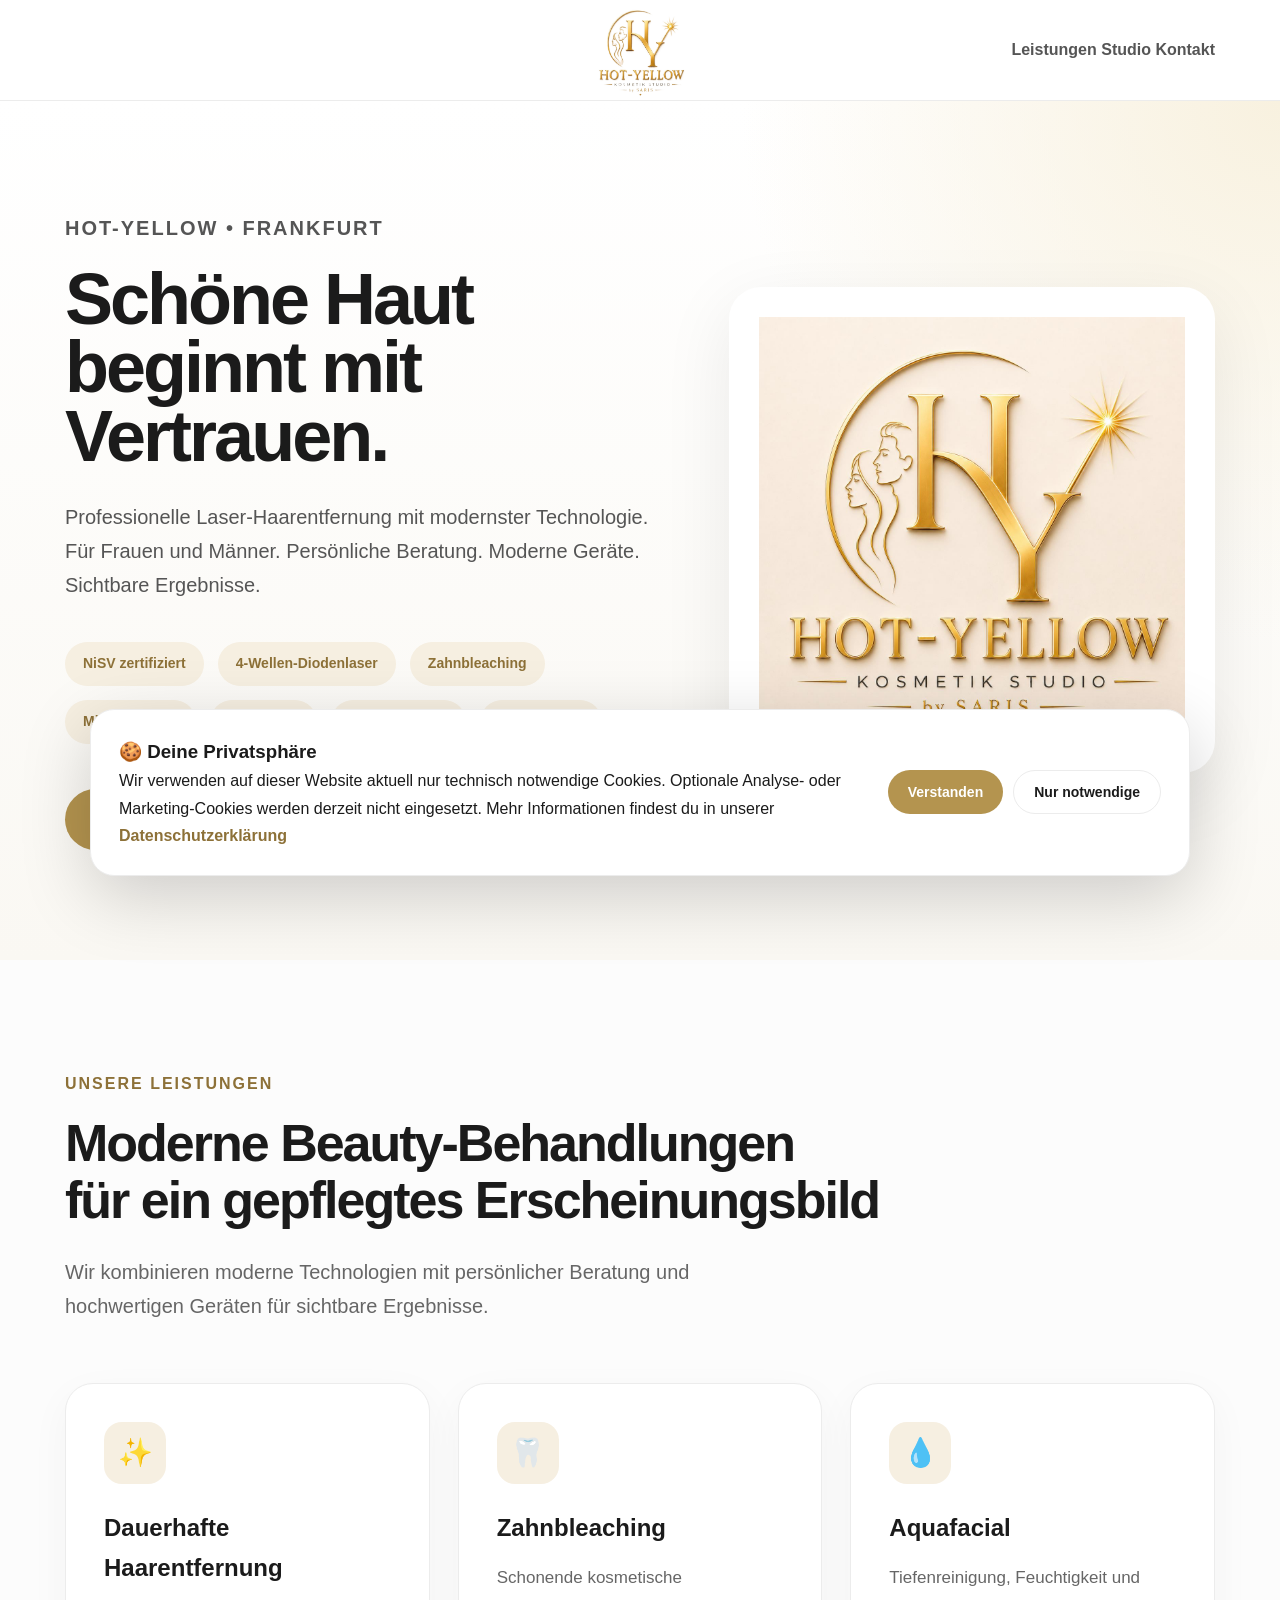
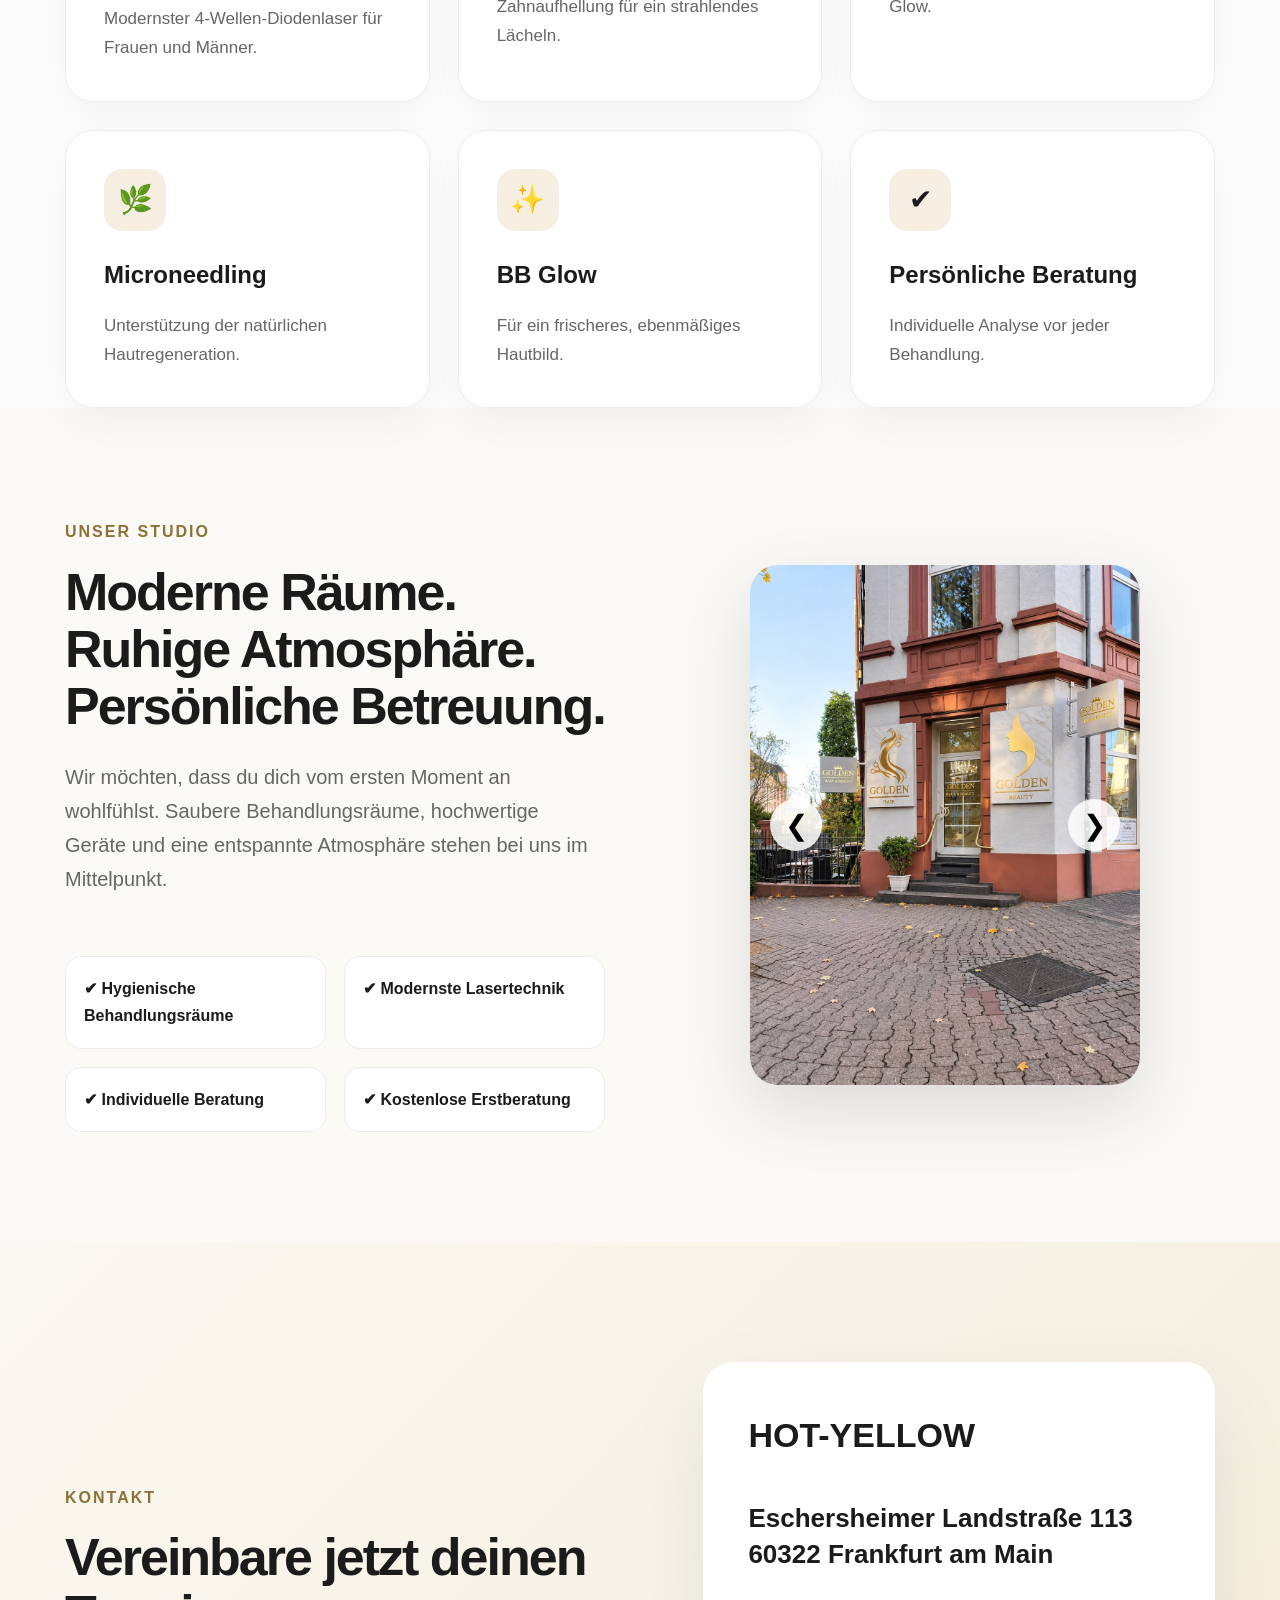
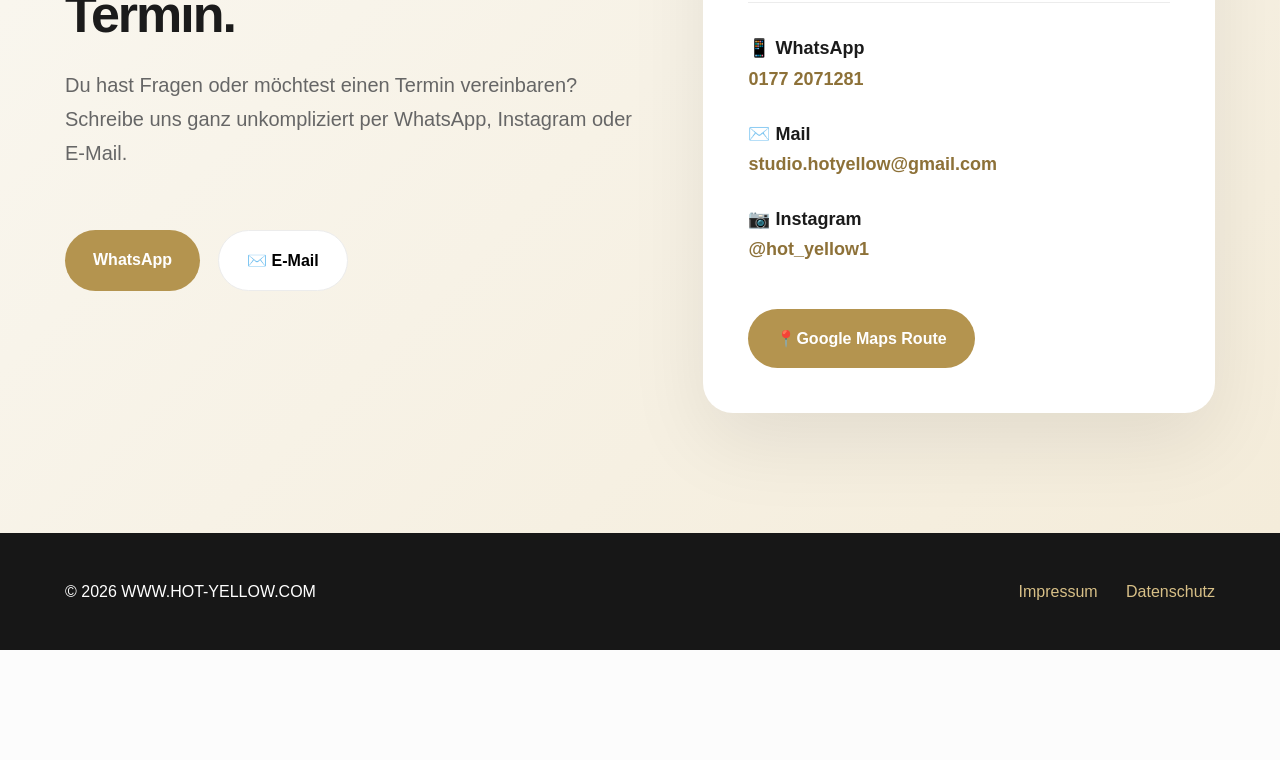
<file: index.html>
<!DOCTYPE html>
<html lang="de">

<head>

<meta charset="UTF-8">

<meta name="viewport" content="width=device-width, initial-scale=1.0">

<title>HOT-YELLOW | dauerhafte Haarentfernung Frankfurt</title>

<meta name="description"
content="HOT-YELLOW Frankfurt - Dauerhafte Haarentfernung, Aquafacial, Microneedling, Zahnbleaching und moderne Beauty-Behandlungen.">

<link rel="stylesheet" href="style.css">

<style>
    
.cookie-banner {
    position: fixed;
    left: 24px;
    right: 24px;
    bottom: 24px;
    z-index: 9999;
}

.cookie-box {
    width: min(1100px, 100%);
    margin: auto;
    padding: 26px 28px;

    background: white;

    border: 1px solid var(--border);
    border-radius: 24px;

    box-shadow: 0 20px 70px rgba(0,0,0,.18);
}

/**/
    .cookie-content {
    display: grid;
    grid-template-columns: 1fr auto;
    gap: 30px;
    align-items: center;
}

.cookie-box a {
    color: var(--gold-dark);
    font-weight: 700;
    text-decoration: none;
}

.cookie-buttons {
    display: flex;
    gap: 10px;
    flex-wrap: wrap;
}

.cookie-button {
    border: none;
    cursor: pointer;

    padding: 13px 20px;

    border-radius: 999px;

    font-family: inherit;
    font-size: 14px;
    font-weight: 700;
}

.cookie-settings {
    background: var(--gold-light);
    color: var(--gold-dark);
}

.cookie-necessary {
    background: white;
    color: var(--black);
    border: 1px solid var(--border);
}

.cookie-accept {
    background: var(--gold);
    color: white;
}

    /* ---------- Mobile Cookie Banner ---------- */
@media (max-width: 768px) {

    .cookie-banner {
        left: 12px;
        right: 12px;
        bottom: 12px;
    }

    .cookie-box {
        padding: 18px;
        border-radius: 18px;
    }

    .cookie-content {
        grid-template-columns: 1fr;
        gap: 18px;
    }

    .cookie-box h3 {
        font-size: 20px;
        margin-bottom: 10px;
    }

    .cookie-box p {
        font-size: 14px;
        line-height: 1.5;
    }

    .cookie-buttons {
        display: flex;
        flex-direction: column;
        width: 100%;
    }

    .cookie-button {
        width: 100%;
        padding: 15px;
        font-size: 15px;
    }

}
</style>
    
</head>

<body>
    
<div class="cookie-banner" id="cookie-banner">

    <div class="cookie-box">

        <div class="cookie-content">

            <div>

                <h3>🍪 Deine Privatsphäre</h3>

                <p>
                    Wir verwenden auf dieser Website aktuell nur technisch
                    notwendige Cookies. Optionale Analyse- oder
                    Marketing-Cookies werden derzeit nicht eingesetzt.
                    
                    Mehr Informationen findest du in unserer
                    <a href="datenschutz.html">
                        Datenschutzerklärung</a>
                </p>

            </div>

            <div class="cookie-buttons">

                <button
                    type="button"
                    class="cookie-button cookie-accept"
                     onclick="saveCookieConsent('accepted')">
                    Verstanden
                </button>
                
                <button
                    type="button"
                    class="cookie-button cookie-necessary"
                    onclick="saveCookieConsent('necessary')">
                    Nur notwendige
                </button>

                

            </div>

        </div>

    </div>

</div>
    
<header>

    <div class="container nav">

        <a href="#" class="logo">
            <img src="assets/images/logo-hot-yellow.png" alt="HOT-YELLOW">
        </a>

        <nav>
            <a href="#leistungen">Leistungen</a>
            
            <a href="#studio">Studio</a>

            <a href="#kontakt">Kontakt</a>
        </nav>

    </div>



    
</header>

<main>

<section class="hero">

<div class="container hero-grid">

<div class="hero-text">

<p class="eyebrow">

HOT-YELLOW • Frankfurt 

</p>

<h1>

Schöne Haut beginnt
mit Vertrauen.

</h1>

<p>

Professionelle Laser-Haarentfernung
mit modernster Technologie.

Für Frauen und Männer.

Persönliche Beratung.
Moderne Geräte.
Sichtbare Ergebnisse.

</p>

<div class="badges">

<span>NiSV zertifiziert</span>

<span>4-Wellen-Diodenlaser</span>

<span>Zahnbleaching</span>

<span>Microneedling</span>

<span>Aquafacial</span>

<span>BB Glow & Co.</span>

<span>Für Sie & Ihn</span>

</div>

<div class="buttons">

<a class="button" href="#kontakt">

Termin vereinbaren

</a>

<a class="button secondary"
href="#studio">

Studio ansehen

</a>

</div>

</div>

<div class="hero-image">

<img
src="assets/images/logo-hot-yellow.jpeg"
alt="Logo">

</div>

</div>

</section>

  <section id="leistungen" class="section">

    <div class="container">

        <p class="section-label">
            Unsere Leistungen
        </p>

        <h2>
            Moderne Beauty-Behandlungen<br>
            für ein gepflegtes Erscheinungsbild
        </h2>

        <p class="section-text">

            Wir kombinieren moderne Technologien mit persönlicher Beratung
            und hochwertigen Geräten für sichtbare Ergebnisse.

        </p>

        <div class="services">

            <div class="service-card">

                <div class="icon">✨</div>

                <h3>Dauerhafte Haarentfernung</h3>

                <p>
                    Modernster 4-Wellen-Diodenlaser
                    für Frauen und Männer.
                </p>

            </div>

            <div class="service-card">

                <div class="icon">🦷</div>

                <h3>Zahnbleaching</h3>

                <p>

                    Schonende kosmetische Zahnaufhellung
                    für ein strahlendes Lächeln.

                </p>

            </div>

            <div class="service-card">

                <div class="icon">💧</div>

                <h3>Aquafacial</h3>

                <p>

                    Tiefenreinigung,
                    Feuchtigkeit und Glow.

                </p>

            </div>

            <div class="service-card">

                <div class="icon">🌿</div>

                <h3>Microneedling</h3>

                <p>

                    Unterstützung der natürlichen
                    Hautregeneration.

                </p>

            </div>

            <div class="service-card">

                <div class="icon">✨</div>

                <h3>BB Glow</h3>

                <p>

                    Für ein frischeres,
                    ebenmäßiges Hautbild.

                </p>

            </div>

            <div class="service-card">

                <div class="icon">✔</div>

                <h3>Persönliche Beratung</h3>

                <p>

                    Individuelle Analyse
                    vor jeder Behandlung.

                </p>

            </div>

        </div>

    </div>

      
<section id="studio" class="section studio">

    <div class="container studio-grid">

        <div>

            <p class="section-label">
                Unser Studio
            </p>

            <h2>
                Moderne Räume.
                Ruhige Atmosphäre.
                Persönliche Betreuung.
            </h2>

            <p class="section-text">

                Wir möchten, dass du dich vom ersten Moment an wohlfühlst.
                Saubere Behandlungsräume, hochwertige Geräte und eine entspannte
                Atmosphäre stehen bei uns im Mittelpunkt.

            </p>

            <div class="studio-features">

                <div>✔ Hygienische Behandlungsräume</div>
                <div>✔ Modernste Lasertechnik</div>
                <div>✔ Individuelle Beratung</div>
                <div>✔ Kostenlose Erstberatung</div>

            </div>

        </div>

        <div class="slider-container">

            <img
                id="slider-image"
                src="assets/images/studio_1.jpeg"
                alt="Studio">

            <button
                class="slider-btn prev"
                onclick="changeSlide(-1)">
                &#10094;
            </button>

            <button
                class="slider-btn next"
                onclick="changeSlide(1)">
                &#10095;
            </button>

        </div>

    </div>

</section>

<section id="kontakt" class="contact">

    <div class="container contact-grid">

        <div>

            <p class="section-label">
                Kontakt
            </p>

            <h2>
                Vereinbare jetzt
                deinen Termin.
            </h2>

            <p class="section-text">

                Du hast Fragen oder möchtest einen Termin vereinbaren?
                Schreibe uns ganz unkompliziert per WhatsApp,
                Instagram oder E-Mail.

            </p>

            <div class="contact-buttons">

                <a class="button"
                   href="https://wa.me/491772071281"
                   target="_blank">

                    WhatsApp

                </a>

                <a class="button secondary"
                   href="mailto:studio.hotyellow@gmail.com">

                       ✉️ E-Mail   

                </a>

            </div>

        </div>

        <div class="contact-card">

            <h3>HOT-YELLOW</h3>

            <div class="address">

                Eschersheimer Landstraße 113<br>
                60322 Frankfurt am Main

            </div>

            <hr>

            <p>

                📱 <strong>WhatsApp</strong><br>

                <a href="https://wa.me/491772071281">

                    0177 2071281

                </a>

            </p>

            <p>

                ✉️ <strong>Mail</strong><br>

                <a href="mailto:studio.hotyellow@gmail.com">

                    studio.hotyellow@gmail.com

                </a>

            </p>

            <p>

                📷 <strong>Instagram</strong><br>

                <a href="https://instagram.com/hot_yellow1"
                   target="_blank">

                    @hot_yellow1

                </a>

            </p>

            <a
               class="maps-button"
               target="_blank"
               href="https://maps.app.goo.gl/hfedykTuhtxxEYiF6">

                📍Google Maps Route

            </a>

        </div>

    </div>

</section>

  <footer>

<div class="container footer">

<p>

© 2026 WWW.HOT-YELLOW.COM

</p>

<div>

<a href="impressum.html">Impressum</a>

<a href="datenschutz.html">Datenschutz</a>

</div>

</div>

</footer>



      
</main>

<script>

const images=[

"assets/images/studio_1.jpeg",
"assets/images/studio_2.jpeg",
"assets/images/studio_3.jpeg",
"assets/images/studio_4.jpeg"
    


];

let current=0;

const slider=document.getElementById("slider-image");

function showSlide(i){

current=(i+images.length)%images.length;

slider.style.opacity=0;

setTimeout(()=>{

slider.src=images[current];

slider.style.opacity=1;

},180);

}

function changeSlide(direction){

showSlide(current+direction);

}

setInterval(()=>{

changeSlide(1);

},30000);

</script>

<script>

function saveCookieConsent(choice) {

    localStorage.setItem(
        "hot-yellow-cookie-consent",
        choice
    );

    document
        .getElementById("cookie-banner")
        .style.display = "none";
}

    window.addEventListener("DOMContentLoaded", () => {
    const consent = localStorage.getItem("hot-yellow-cookie-consent");

    if (consent) {
        document.getElementById("cookie-banner").style.display = "none";
    }
});
    
</script>
    
</body>

</html>
</file>
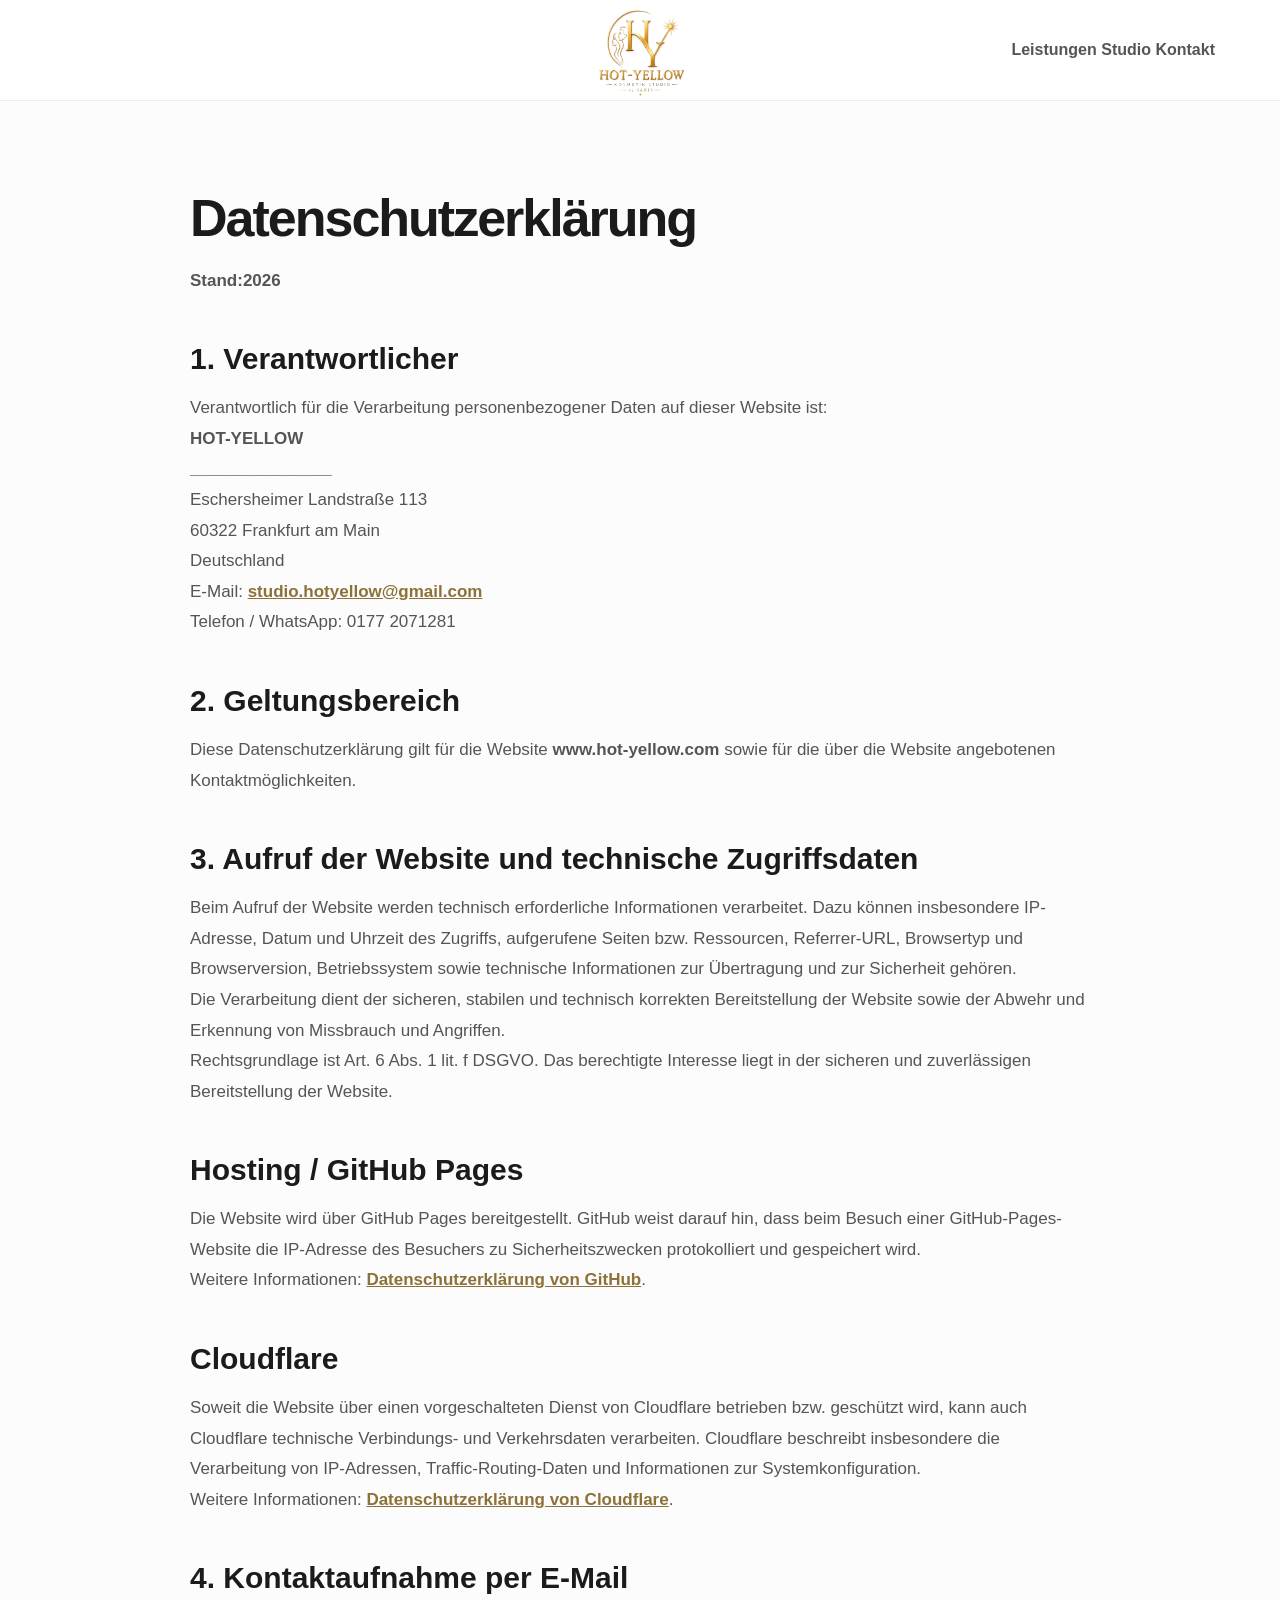
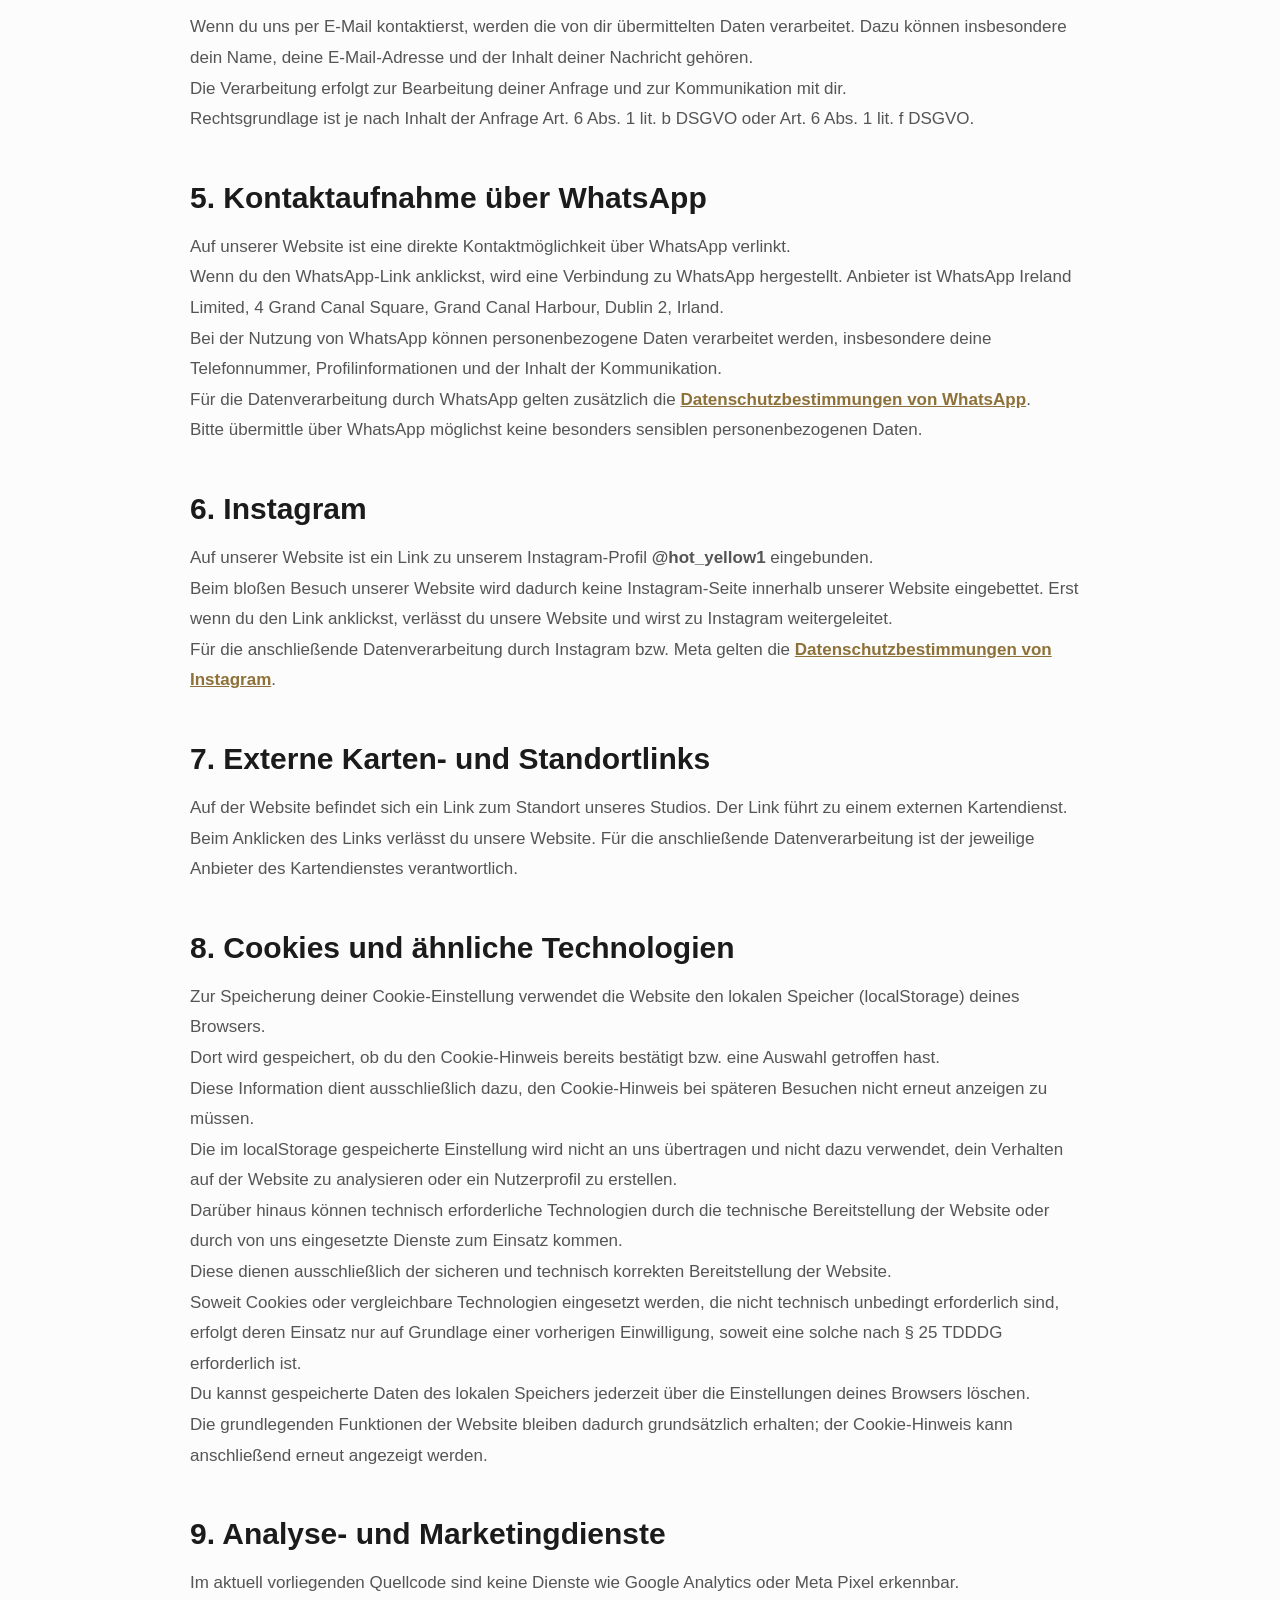
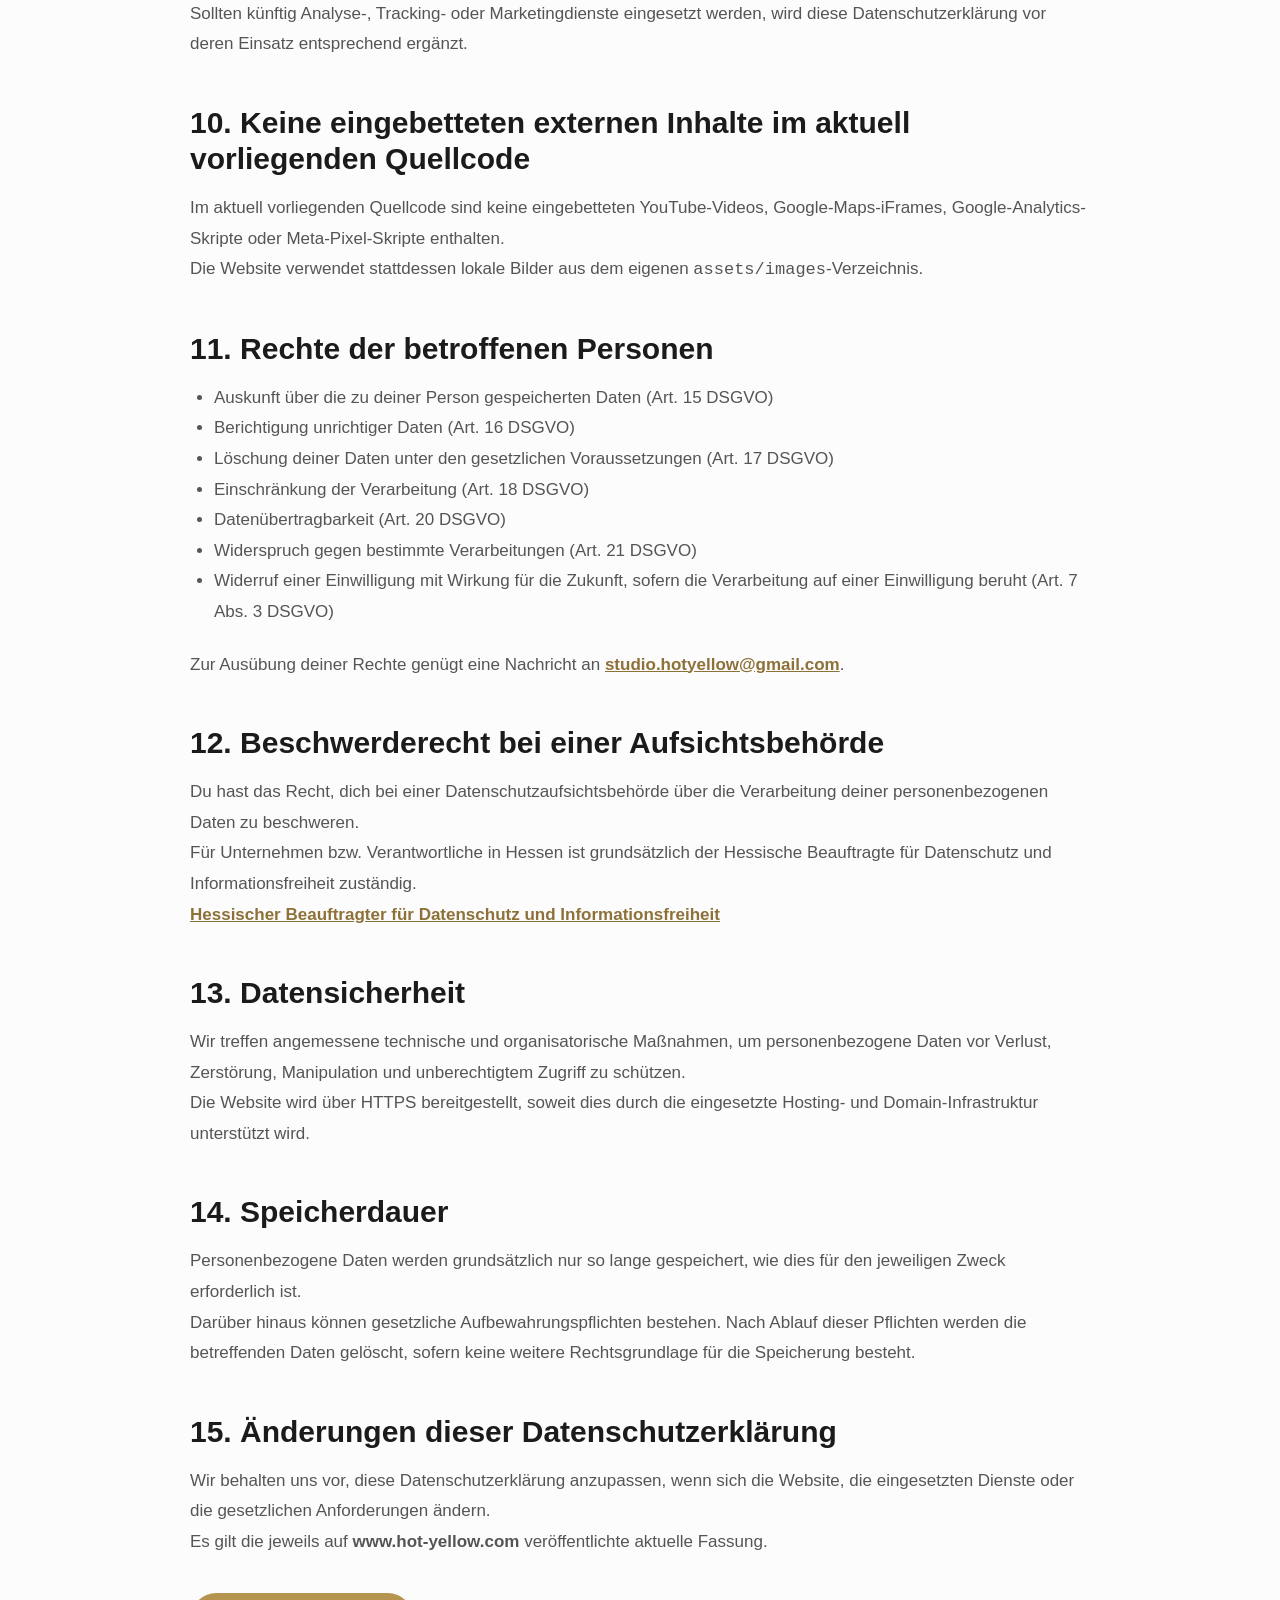
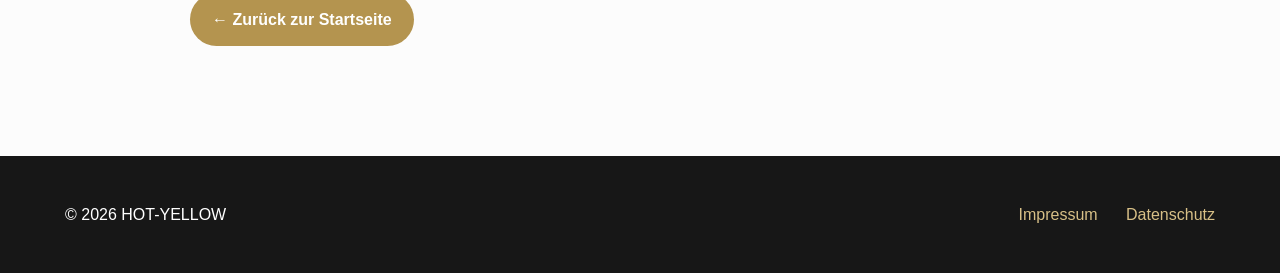
<file: datenschutz.html>
<!DOCTYPE html>
<html lang="de">
<head>
<meta charset="UTF-8">
<meta name="viewport" content="width=device-width, initial-scale=1.0">
<title>Datenschutzerklärung | HOT-YELLOW</title>
<meta name="description" content="Datenschutzerklärung von HOT-YELLOW Frankfurt.">
<link rel="stylesheet" href="style.css">
<style>
.privacy-page{padding:90px 0 110px;background:var(--background);}
.privacy-page .container{max-width:900px;}
.privacy-page h1{font-size:52px;letter-spacing:-2px;margin-bottom:20px;line-height:1.05;}
.privacy-page h2{font-size:30px;line-height:1.2;margin:45px 0 16px;}
.privacy-page p,.privacy-page li{font-size:17px;line-height:1.8;color:#555;}
.privacy-page ul{padding-left:24px;margin:12px 0 22px;}
.privacy-page a{color:var(--gold-dark);font-weight:600;}
.privacy-note{background:var(--gold-light);border:1px solid var(--gold);padding:20px 24px;border-radius:16px;margin:30px 0;}
.privacy-note p{color:var(--black);margin:0;}
.privacy-back{display:inline-block;margin-top:35px;padding:13px 22px;border-radius:999px;background:var(--gold);color:#fff!important;text-decoration:none;}
@media(max-width:900px){.privacy-page{padding:60px 0 80px}.privacy-page h1{font-size:42px}.privacy-page h2{font-size:26px}}
</style>
</head>
<body>

<header>
    <div class="container nav">
        <a href="index.html" class="logo">
            <img src="assets/images/logo-hot-yellow.png" alt="HOT-YELLOW">
        </a>
        <nav>
            <a href="index.html#leistungen">Leistungen</a>
            <a href="index.html#studio">Studio</a>
            <a href="index.html#kontakt">Kontakt</a>
        </nav>
    </div>
</header>

<main class="privacy-page">
<div class="container">

<h1>Datenschutzerklärung</h1>
<p><strong>Stand:2026</strong></p>

<h2>1. Verantwortlicher</h2>
<p>Verantwortlich für die Verarbeitung personenbezogener Daten auf dieser Website ist:</p>
<p><strong>HOT-YELLOW</strong><br>
<strong>_______________</strong><br>
Eschersheimer Landstraße 113<br>
60322 Frankfurt am Main<br>
Deutschland</p>
<p>E-Mail: <a href="mailto:studio.hotyellow@gmail.com">studio.hotyellow@gmail.com</a><br>
Telefon / WhatsApp: 0177 2071281</p>


<h2>2. Geltungsbereich</h2>
<p>Diese Datenschutzerklärung gilt für die Website <strong>www.hot-yellow.com</strong> sowie für die über die Website angebotenen Kontaktmöglichkeiten.</p>

<h2>3. Aufruf der Website und technische Zugriffsdaten</h2>
<p>Beim Aufruf der Website werden technisch erforderliche Informationen verarbeitet. Dazu können insbesondere IP-Adresse, Datum und Uhrzeit des Zugriffs, aufgerufene Seiten bzw. Ressourcen, Referrer-URL, Browsertyp und Browserversion, Betriebssystem sowie technische Informationen zur Übertragung und zur Sicherheit gehören.</p>
<p>Die Verarbeitung dient der sicheren, stabilen und technisch korrekten Bereitstellung der Website sowie der Abwehr und Erkennung von Missbrauch und Angriffen.</p>
<p>Rechtsgrundlage ist Art. 6 Abs. 1 lit. f DSGVO. Das berechtigte Interesse liegt in der sicheren und zuverlässigen Bereitstellung der Website.</p>

<h2>Hosting / GitHub Pages</h2>
<p>Die Website wird über GitHub Pages bereitgestellt. GitHub weist darauf hin, dass beim Besuch einer GitHub-Pages-Website die IP-Adresse des Besuchers zu Sicherheitszwecken protokolliert und gespeichert wird.</p>
<p>Weitere Informationen: <a href="https://docs.github.com/de/site-policy/privacy-policies/github-general-privacy-statement" target="_blank" rel="noopener">Datenschutzerklärung von GitHub</a>.</p>

<h2>Cloudflare</h2>
<p>Soweit die Website über einen vorgeschalteten Dienst von Cloudflare betrieben bzw. geschützt wird, kann auch Cloudflare technische Verbindungs- und Verkehrsdaten verarbeiten. Cloudflare beschreibt insbesondere die Verarbeitung von IP-Adressen, Traffic-Routing-Daten und Informationen zur Systemkonfiguration.</p>
<p>Weitere Informationen: <a href="https://www.cloudflare.com/policies/privacy/" target="_blank" rel="noopener">Datenschutzerklärung von Cloudflare</a>.</p>

<h2>4. Kontaktaufnahme per E-Mail</h2>
<p>Wenn du uns per E-Mail kontaktierst, werden die von dir übermittelten Daten verarbeitet. Dazu können insbesondere dein Name, deine E-Mail-Adresse und der Inhalt deiner Nachricht gehören.</p>
<p>Die Verarbeitung erfolgt zur Bearbeitung deiner Anfrage und zur Kommunikation mit dir.</p>
<p>Rechtsgrundlage ist je nach Inhalt der Anfrage Art. 6 Abs. 1 lit. b DSGVO oder Art. 6 Abs. 1 lit. f DSGVO.</p>

<h2>5. Kontaktaufnahme über WhatsApp</h2>
<p>Auf unserer Website ist eine direkte Kontaktmöglichkeit über WhatsApp verlinkt.</p>
<p>Wenn du den WhatsApp-Link anklickst, wird eine Verbindung zu WhatsApp hergestellt. Anbieter ist WhatsApp Ireland Limited, 4 Grand Canal Square, Grand Canal Harbour, Dublin 2, Irland.</p>
<p>Bei der Nutzung von WhatsApp können personenbezogene Daten verarbeitet werden, insbesondere deine Telefonnummer, Profilinformationen und der Inhalt der Kommunikation.</p>
<p>Für die Datenverarbeitung durch WhatsApp gelten zusätzlich die <a href="https://www.whatsapp.com/legal/privacy-policy" target="_blank" rel="noopener">Datenschutzbestimmungen von WhatsApp</a>.</p>
<p>Bitte übermittle über WhatsApp möglichst keine besonders sensiblen personenbezogenen Daten.</p>

<h2>6. Instagram</h2>
<p>Auf unserer Website ist ein Link zu unserem Instagram-Profil <strong>@hot_yellow1</strong> eingebunden.</p>
<p>Beim bloßen Besuch unserer Website wird dadurch keine Instagram-Seite innerhalb unserer Website eingebettet. Erst wenn du den Link anklickst, verlässt du unsere Website und wirst zu Instagram weitergeleitet.</p>
<p>Für die anschließende Datenverarbeitung durch Instagram bzw. Meta gelten die <a href="https://privacycenter.instagram.com/policy/" target="_blank" rel="noopener">Datenschutzbestimmungen von Instagram</a>.</p>

<h2>7. Externe Karten- und Standortlinks</h2>
<p>Auf der Website befindet sich ein Link zum Standort unseres Studios. Der Link führt zu einem externen Kartendienst.</p>
<p>Beim Anklicken des Links verlässt du unsere Website. Für die anschließende Datenverarbeitung ist der jeweilige Anbieter des Kartendienstes verantwortlich.</p>

<h2>8. Cookies und ähnliche Technologien</h2>
   <p> Zur Speicherung deiner Cookie-Einstellung verwendet die Website den lokalen Speicher (localStorage) deines Browsers.</p> 
    <p>Dort wird gespeichert, ob du den Cookie-Hinweis bereits bestätigt bzw. eine Auswahl getroffen hast. </p>
    <p>Diese Information dient ausschließlich dazu, den Cookie-Hinweis bei späteren Besuchen nicht erneut anzeigen zu müssen.</p>
    <p>Die im localStorage gespeicherte Einstellung wird nicht an uns übertragen und nicht dazu verwendet, dein Verhalten auf der Website zu analysieren oder ein Nutzerprofil zu erstellen.</p>
    <p>Darüber hinaus können technisch erforderliche Technologien durch die technische Bereitstellung der Website oder durch von uns eingesetzte Dienste zum Einsatz kommen. </p>
    <p>Diese dienen ausschließlich der sicheren und technisch korrekten Bereitstellung der Website.</p>
    <p>Soweit Cookies oder vergleichbare Technologien eingesetzt werden, die nicht technisch unbedingt erforderlich sind, erfolgt deren Einsatz nur auf Grundlage einer vorherigen Einwilligung, soweit eine solche nach § 25 TDDDG erforderlich ist.</p>
    <p>Du kannst gespeicherte Daten des lokalen Speichers jederzeit über die Einstellungen deines Browsers löschen. </p>
    <p>Die grundlegenden Funktionen der Website bleiben dadurch grundsätzlich erhalten; der Cookie-Hinweis kann anschließend erneut angezeigt werden.</p>
    
<h2>9. Analyse- und Marketingdienste</h2>
<p>Im aktuell vorliegenden Quellcode sind keine Dienste wie Google Analytics oder Meta Pixel erkennbar.</p>
<p>Sollten künftig Analyse-, Tracking- oder Marketingdienste eingesetzt werden, wird diese Datenschutzerklärung vor deren Einsatz entsprechend ergänzt.</p>

<h2>10. Keine eingebetteten externen Inhalte im aktuell vorliegenden Quellcode</h2>
<p>Im aktuell vorliegenden Quellcode sind keine eingebetteten YouTube-Videos, Google-Maps-iFrames, Google-Analytics-Skripte oder Meta-Pixel-Skripte enthalten.</p>
<p>Die Website verwendet stattdessen lokale Bilder aus dem eigenen <code>assets/images</code>-Verzeichnis.</p>

<h2>11. Rechte der betroffenen Personen</h2>
<ul>
<li>Auskunft über die zu deiner Person gespeicherten Daten (Art. 15 DSGVO)</li>
<li>Berichtigung unrichtiger Daten (Art. 16 DSGVO)</li>
<li>Löschung deiner Daten unter den gesetzlichen Voraussetzungen (Art. 17 DSGVO)</li>
<li>Einschränkung der Verarbeitung (Art. 18 DSGVO)</li>
<li>Datenübertragbarkeit (Art. 20 DSGVO)</li>
<li>Widerspruch gegen bestimmte Verarbeitungen (Art. 21 DSGVO)</li>
<li>Widerruf einer Einwilligung mit Wirkung für die Zukunft, sofern die Verarbeitung auf einer Einwilligung beruht (Art. 7 Abs. 3 DSGVO)</li>
</ul>
<p>Zur Ausübung deiner Rechte genügt eine Nachricht an <a href="mailto:studio.hotyellow@gmail.com">studio.hotyellow@gmail.com</a>.</p>

<h2>12. Beschwerderecht bei einer Aufsichtsbehörde</h2>
<p>Du hast das Recht, dich bei einer Datenschutzaufsichtsbehörde über die Verarbeitung deiner personenbezogenen Daten zu beschweren.</p>
<p>Für Unternehmen bzw. Verantwortliche in Hessen ist grundsätzlich der Hessische Beauftragte für Datenschutz und Informationsfreiheit zuständig.</p>
<p><a href="https://datenschutz.hessen.de/" target="_blank" rel="noopener">Hessischer Beauftragter für Datenschutz und Informationsfreiheit</a></p>

<h2>13. Datensicherheit</h2>
<p>Wir treffen angemessene technische und organisatorische Maßnahmen, um personenbezogene Daten vor Verlust, Zerstörung, Manipulation und unberechtigtem Zugriff zu schützen.</p>
<p>Die Website wird über HTTPS bereitgestellt, soweit dies durch die eingesetzte Hosting- und Domain-Infrastruktur unterstützt wird.</p>

<h2>14. Speicherdauer</h2>
<p>Personenbezogene Daten werden grundsätzlich nur so lange gespeichert, wie dies für den jeweiligen Zweck erforderlich ist.</p>
<p>Darüber hinaus können gesetzliche Aufbewahrungspflichten bestehen. Nach Ablauf dieser Pflichten werden die betreffenden Daten gelöscht, sofern keine weitere Rechtsgrundlage für die Speicherung besteht.</p>

<h2>15. Änderungen dieser Datenschutzerklärung</h2>
<p>Wir behalten uns vor, diese Datenschutzerklärung anzupassen, wenn sich die Website, die eingesetzten Dienste oder die gesetzlichen Anforderungen ändern.</p>
<p>Es gilt die jeweils auf <strong>www.hot-yellow.com</strong> veröffentlichte aktuelle Fassung.</p>

<a class="privacy-back" href="index.html">← Zurück zur Startseite</a>

</div>
</main>

<footer>
<div class="container footer">
<p>© 2026 HOT-YELLOW</p>
<div>
<a href="#">Impressum</a>
<a href="datenschutz.html">Datenschutz</a>
</div>
</div>
</footer>

</body>
</html>
</file>
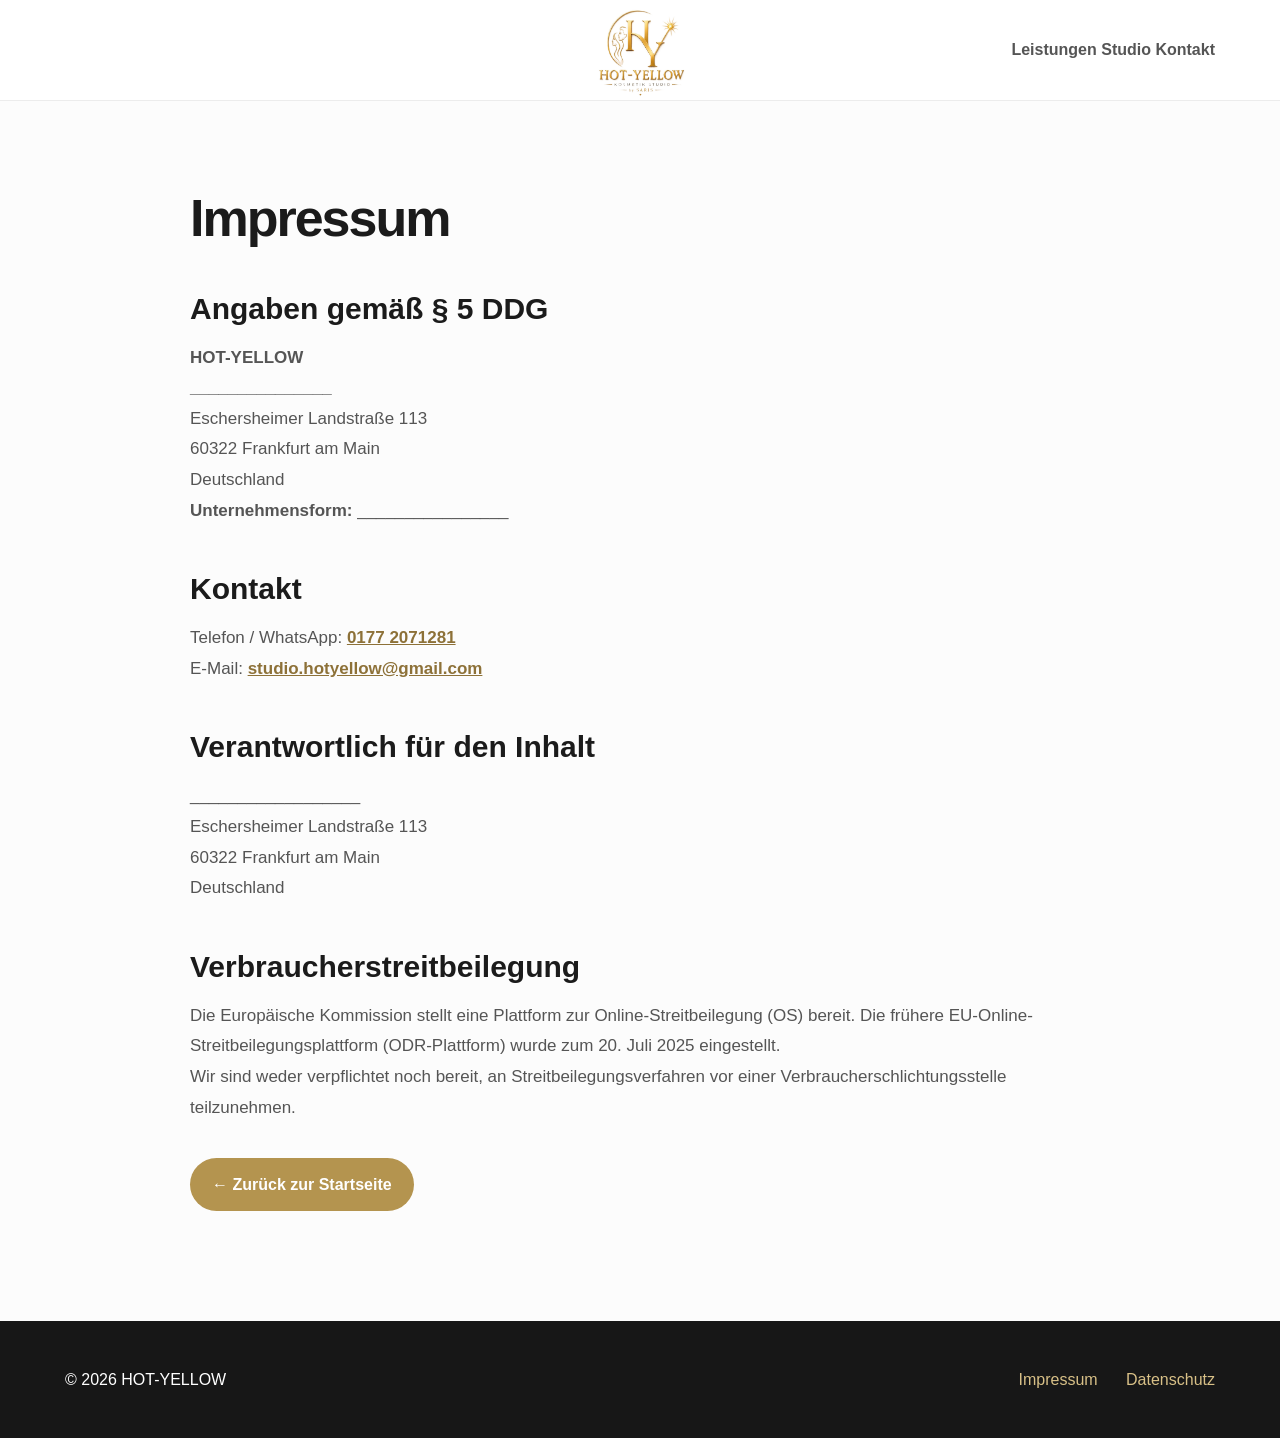
<file: impressum.html>
<!DOCTYPE html>
<html lang="de">
<head>
<meta charset="UTF-8">
<meta name="viewport" content="width=device-width, initial-scale=1.0">
<title>Impressum | HOT-YELLOW</title>
<meta name="description" content="Impressum von HOT-YELLOW Frankfurt.">
<link rel="stylesheet" href="style.css">
<style>
.legal-page{padding:90px 0 110px;background:var(--background);}
.legal-page .container{max-width:900px;}
.legal-page h1{font-size:52px;letter-spacing:-2px;margin-bottom:20px;line-height:1.05;}
.legal-page h2{font-size:30px;line-height:1.2;margin:45px 0 16px;}
.legal-page p{font-size:17px;line-height:1.8;color:#555;}
.legal-page a{color:var(--gold-dark);font-weight:600;}
.legal-back{display:inline-block;margin-top:35px;padding:13px 22px;border-radius:999px;background:var(--gold);color:#fff!important;text-decoration:none;}
@media(max-width:900px){
    .legal-page{padding:60px 0 80px}
    .legal-page h1{font-size:42px}
    .legal-page h2{font-size:26px}
}
</style>
</head>

<body>

<header>
    <div class="container nav">
        <a href="index.html" class="logo">
            <img src="assets/images/logo-hot-yellow.png" alt="HOT-YELLOW">
        </a>

        <nav>
            <a href="index.html#leistungen">Leistungen</a>
            <a href="index.html#studio">Studio</a>
            <a href="index.html#kontakt">Kontakt</a>
        </nav>
    </div>
</header>

<main class="legal-page">
    <div class="container">

        <h1>Impressum</h1>

        <h2>Angaben gemäß § 5 DDG</h2>

        <p>
            <strong>HOT-YELLOW</strong><br>
            <strong>_______________</strong><br>
            Eschersheimer Landstraße 113<br>
            60322 Frankfurt am Main<br>
            Deutschland
        </p>

        <p>
            <strong>Unternehmensform:</strong> ________________
        </p>

        <h2>Kontakt</h2>

        <p>
            Telefon / WhatsApp: <a href="tel:+491772071281">0177 2071281</a><br>
            E-Mail: <a href="mailto:studio.hotyellow@gmail.com">studio.hotyellow@gmail.com</a>
        </p>

        <h2>Verantwortlich für den Inhalt</h2>

        <p>
            __________________<br>
            Eschersheimer Landstraße 113<br>
            60322 Frankfurt am Main<br>
            Deutschland
        </p>

        <h2>Verbraucherstreitbeilegung</h2>

        <p>
            Die Europäische Kommission stellt eine Plattform zur Online-Streitbeilegung (OS) bereit.
            Die frühere EU-Online-Streitbeilegungsplattform (ODR-Plattform) wurde zum 20. Juli 2025 eingestellt.
        </p>

        <p>
            Wir sind weder verpflichtet noch bereit, an Streitbeilegungsverfahren vor einer
            Verbraucherschlichtungsstelle teilzunehmen.
        </p>

        <a class="legal-back" href="index.html">← Zurück zur Startseite</a>

    </div>
</main>

<footer>
    <div class="container footer">
        <p>© 2026 HOT-YELLOW</p>

        <div>
            <a href="impressum.html">Impressum</a>
            <a href="datenschutz.html">Datenschutz</a>
        </div>
    </div>
</footer>

</body>
</html>
</file>
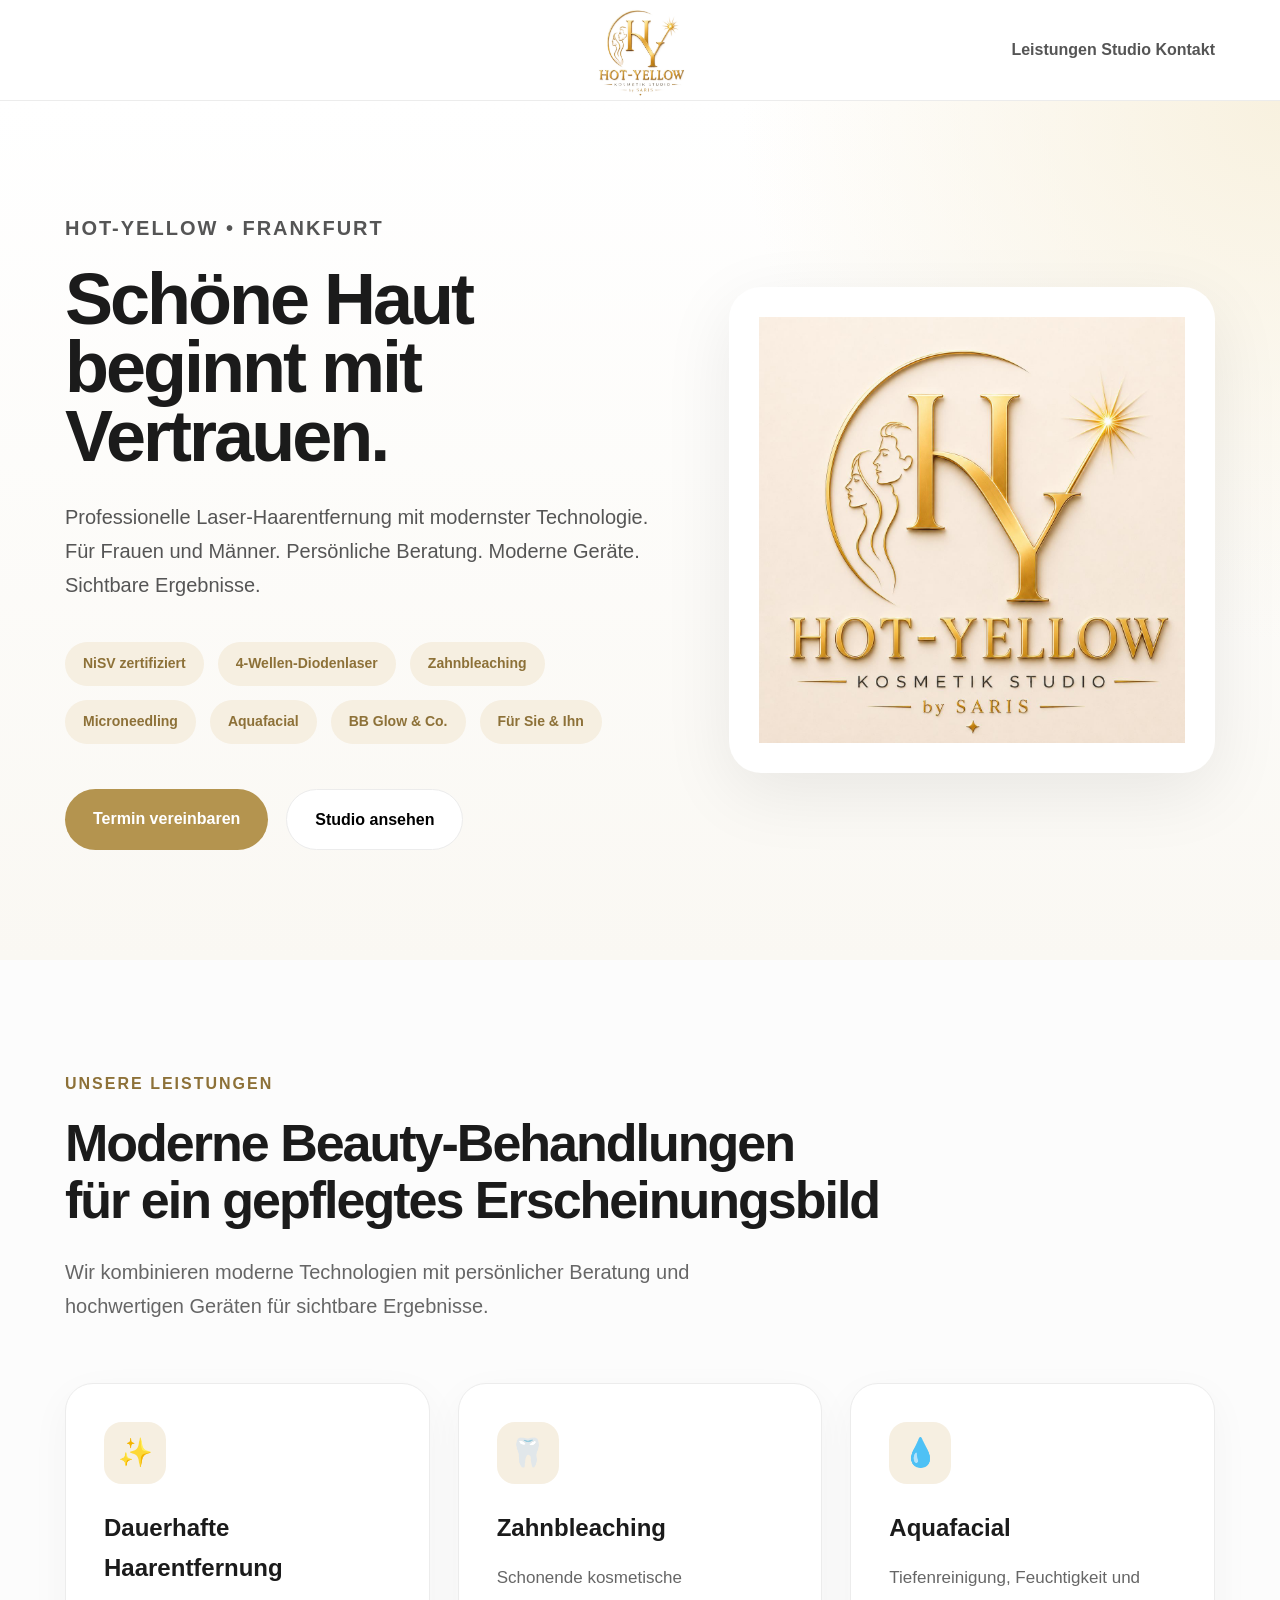
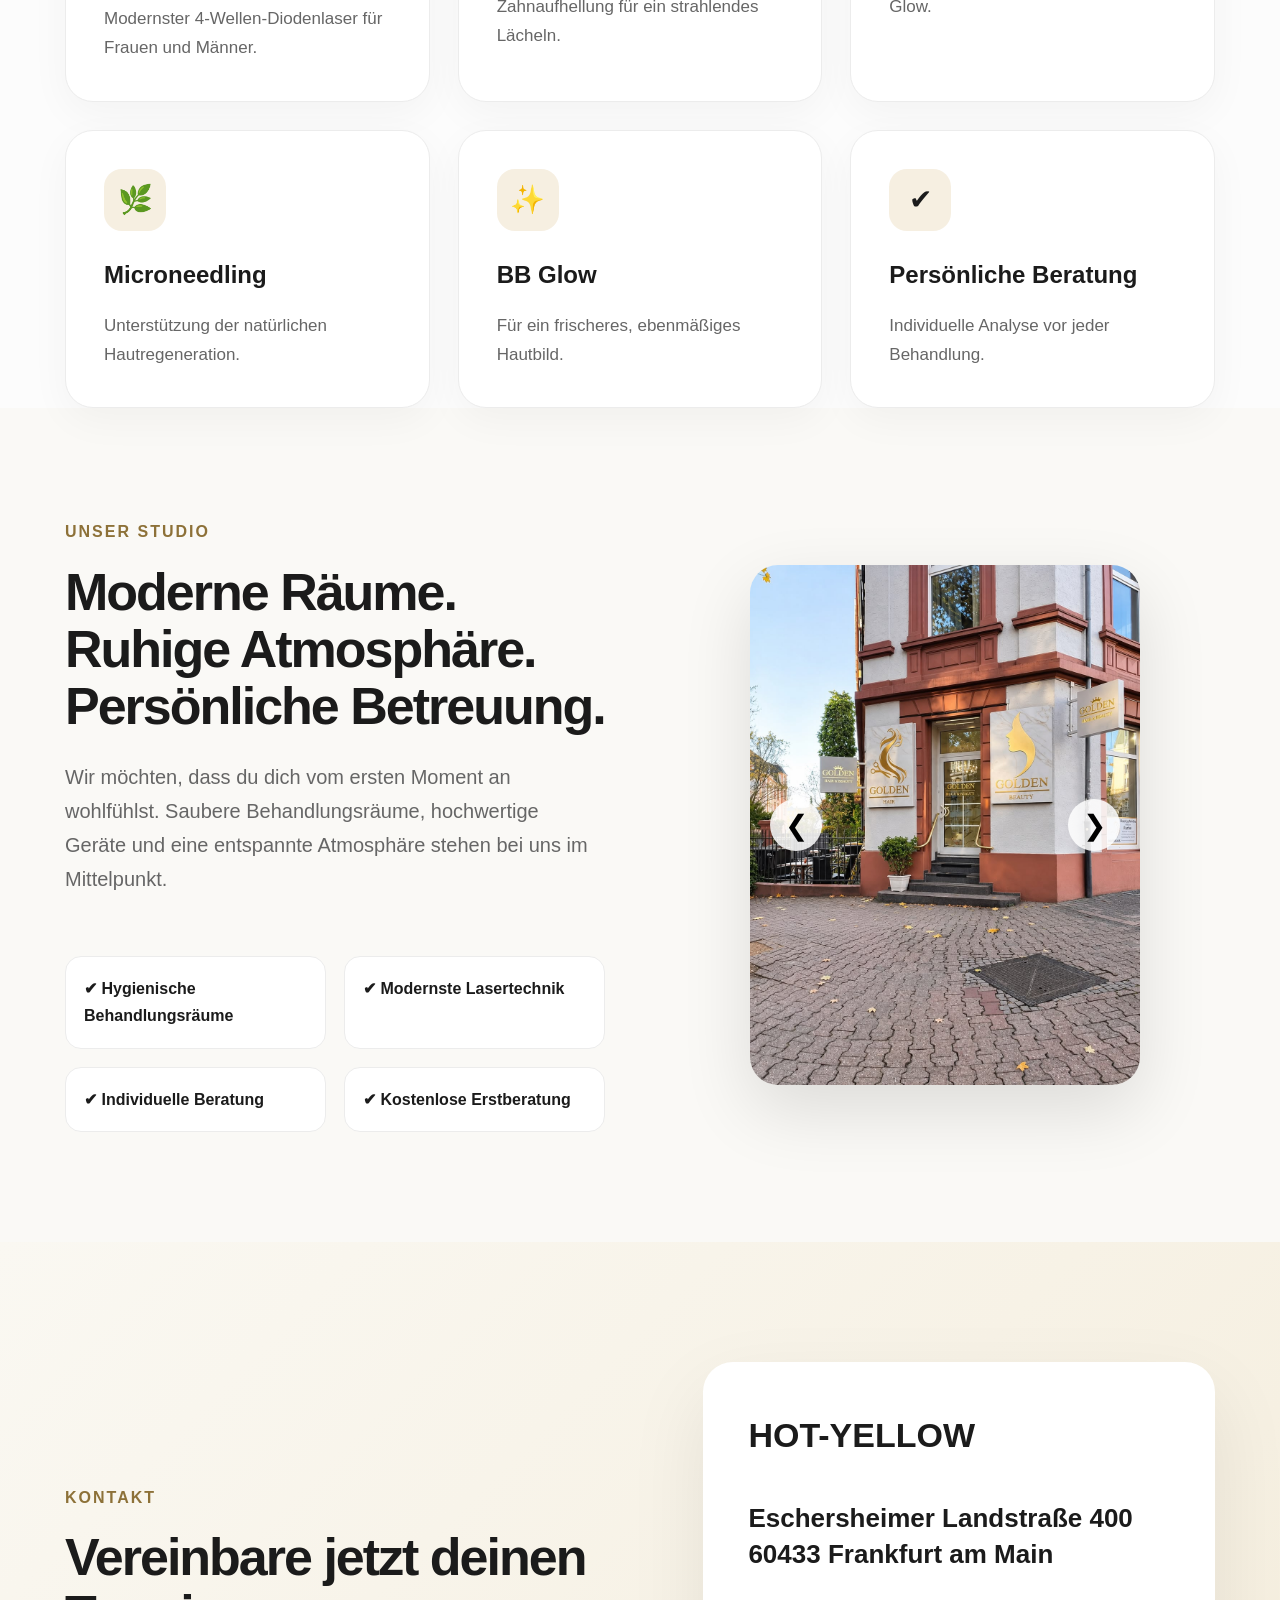
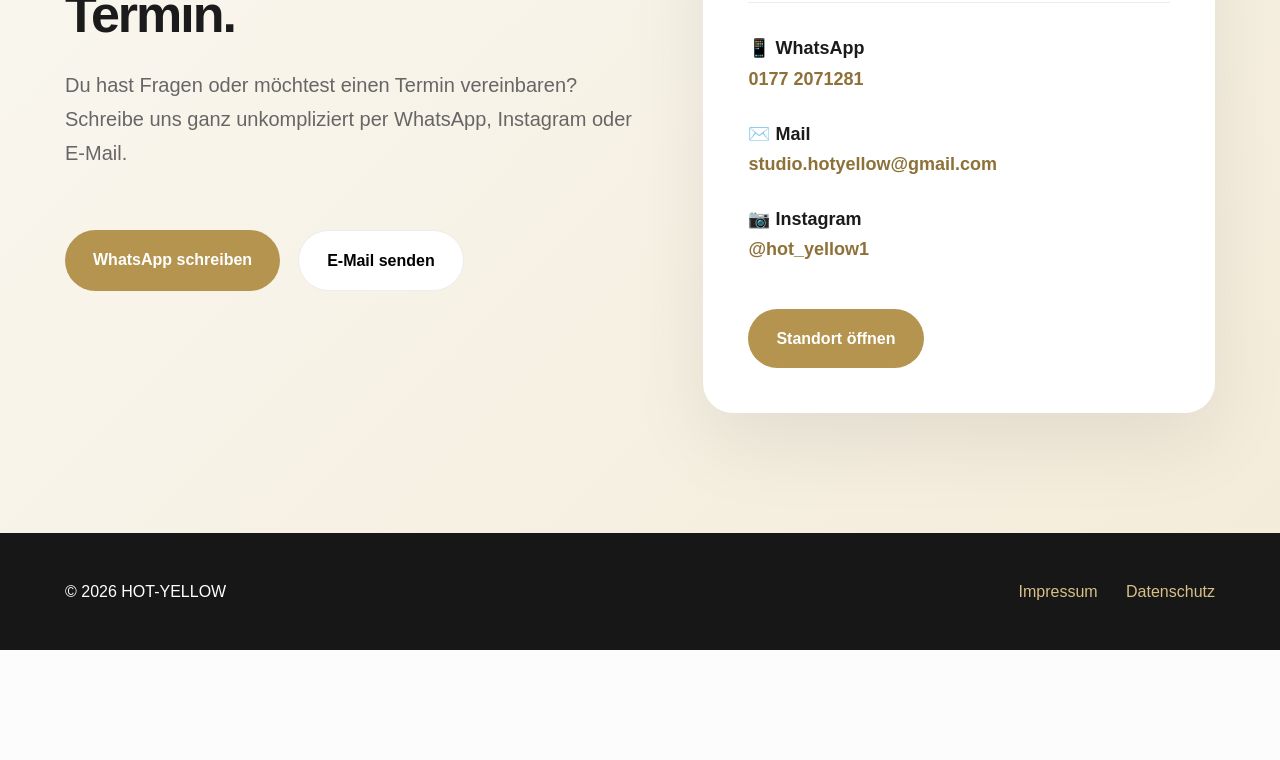
<file: index backup vom 06.08.2026 hot yellow.html>
<!DOCTYPE html>
<html lang="de">

<head>

<meta charset="UTF-8">

<meta name="viewport" content="width=device-width, initial-scale=1.0">

<title>HOT-YELLOW | Dauerhafte Haarentfernung Frankfurt</title>

<meta name="description"
content="HOT-YELLOW Frankfurt - Dauerhafte Haarentfernung, Aquafacial, Microneedling, Zahnbleaching und moderne Beauty-Behandlungen.">

<link rel="stylesheet" href="style.css">

</head>

<body>

<header>

    <div class="container nav">

        <a href="#" class="logo">
            <img src="assets/images/logo-hot-yellow.png" alt="HOT-YELLOW">
        </a>

        <nav>
            <a href="#leistungen">Leistungen</a>
            
            <a href="#studio">Studio</a>

            <a href="#kontakt">Kontakt</a>
        </nav>

    </div>

</header>

<main>

<section class="hero">

<div class="container hero-grid">

<div class="hero-text">

<p class="eyebrow">

HOT-YELLOW • Frankfurt 

</p>

<h1>

Schöne Haut beginnt
mit Vertrauen.

</h1>

<p>

Professionelle Laser-Haarentfernung
mit modernster Technologie.

Für Frauen und Männer.

Persönliche Beratung.
Moderne Geräte.
Sichtbare Ergebnisse.

</p>

<div class="badges">

<span>NiSV zertifiziert</span>

<span>4-Wellen-Diodenlaser</span>

<span>Zahnbleaching</span>

<span>Microneedling</span>

<span>Aquafacial</span>

<span>BB Glow & Co.</span>

<span>Für Sie & Ihn</span>

</div>

<div class="buttons">

<a class="button" href="#kontakt">

Termin vereinbaren

</a>

<a class="button secondary"
href="#studio">

Studio ansehen

</a>

</div>

</div>

<div class="hero-image">

<img
src="assets/images/logo-hot-yellow.jpeg"
alt="Logo">

</div>

</div>

</section>

  <section id="leistungen" class="section">

    <div class="container">

        <p class="section-label">
            Unsere Leistungen
        </p>

        <h2>
            Moderne Beauty-Behandlungen<br>
            für ein gepflegtes Erscheinungsbild
        </h2>

        <p class="section-text">

            Wir kombinieren moderne Technologien mit persönlicher Beratung
            und hochwertigen Geräten für sichtbare Ergebnisse.

        </p>

        <div class="services">

            <div class="service-card">

                <div class="icon">✨</div>

                <h3>Dauerhafte Haarentfernung</h3>

                <p>
                    Modernster 4-Wellen-Diodenlaser
                    für Frauen und Männer.
                </p>

            </div>

            <div class="service-card">

                <div class="icon">🦷</div>

                <h3>Zahnbleaching</h3>

                <p>

                    Schonende kosmetische Zahnaufhellung
                    für ein strahlendes Lächeln.

                </p>

            </div>

            <div class="service-card">

                <div class="icon">💧</div>

                <h3>Aquafacial</h3>

                <p>

                    Tiefenreinigung,
                    Feuchtigkeit und Glow.

                </p>

            </div>

            <div class="service-card">

                <div class="icon">🌿</div>

                <h3>Microneedling</h3>

                <p>

                    Unterstützung der natürlichen
                    Hautregeneration.

                </p>

            </div>

            <div class="service-card">

                <div class="icon">✨</div>

                <h3>BB Glow</h3>

                <p>

                    Für ein frischeres,
                    ebenmäßiges Hautbild.

                </p>

            </div>

            <div class="service-card">

                <div class="icon">✔</div>

                <h3>Persönliche Beratung</h3>

                <p>

                    Individuelle Analyse
                    vor jeder Behandlung.

                </p>

            </div>

        </div>

    </div>

      
<section id="studio" class="section studio">

    <div class="container studio-grid">

        <div>

            <p class="section-label">
                Unser Studio
            </p>

            <h2>
                Moderne Räume.
                Ruhige Atmosphäre.
                Persönliche Betreuung.
            </h2>

            <p class="section-text">

                Wir möchten, dass du dich vom ersten Moment an wohlfühlst.
                Saubere Behandlungsräume, hochwertige Geräte und eine entspannte
                Atmosphäre stehen bei uns im Mittelpunkt.

            </p>

            <div class="studio-features">

                <div>✔ Hygienische Behandlungsräume</div>
                <div>✔ Modernste Lasertechnik</div>
                <div>✔ Individuelle Beratung</div>
                <div>✔ Kostenlose Erstberatung</div>

            </div>

        </div>

        <div class="slider-container">

            <img
                id="slider-image"
                src="assets/images/studio_1.jpeg"
                alt="Studio">

            <button
                class="slider-btn prev"
                onclick="changeSlide(-1)">
                &#10094;
            </button>

            <button
                class="slider-btn next"
                onclick="changeSlide(1)">
                &#10095;
            </button>

        </div>

    </div>

</section>

<section id="kontakt" class="contact">

    <div class="container contact-grid">

        <div>

            <p class="section-label">
                Kontakt
            </p>

            <h2>
                Vereinbare jetzt
                deinen Termin.
            </h2>

            <p class="section-text">

                Du hast Fragen oder möchtest einen Termin vereinbaren?
                Schreibe uns ganz unkompliziert per WhatsApp,
                Instagram oder E-Mail.

            </p>

            <div class="contact-buttons">

                <a class="button"
                   href="https://wa.me/491772071281"
                   target="_blank">

                    WhatsApp schreiben

                </a>

                <a class="button secondary"
                   href="mailto:studio.hotyellow@gmail.com">

                    E-Mail senden

                </a>

            </div>

        </div>

        <div class="contact-card">

            <h3>HOT-YELLOW</h3>

            <div class="address">

                Eschersheimer Landstraße 400<br>
                60433 Frankfurt am Main

            </div>

            <hr>

            <p>

                📱 <strong>WhatsApp</strong><br>

                <a href="https://wa.me/491772071281">

                    0177 2071281

                </a>

            </p>

            <p>

                ✉️ <strong>Mail</strong><br>

                <a href="mailto:studio.hotyellow@gmail.com">

                    studio.hotyellow@gmail.com

                </a>

            </p>

            <p>

                📷 <strong>Instagram</strong><br>

                <a href="https://instagram.com/hot_yellow1"
                   target="_blank">

                    @hot_yellow1

                </a>

            </p>

            <a
               class="maps-button"
               target="_blank"
               href="https://share.google/VfAoOoPn8eA3c7Mse">

                Standort öffnen

            </a>

        </div>

    </div>

</section>

  <footer>

<div class="container footer">

<p>

© 2026 HOT-YELLOW

</p>

<div>

<a href="impressum.html">Impressum</a>

<a href="datenschutz.html">Datenschutz</a>

</div>

</div>

</footer>
  
</main>

<script>

const images=[

"assets/images/studio_1.jpeg",
"assets/images/studio_3.jpeg",
"assets/images/studio_4.jpeg",
"assets/images/studio_5.jpeg"
    


];

let current=0;

const slider=document.getElementById("slider-image");

function showSlide(i){

current=(i+images.length)%images.length;

slider.style.opacity=0;

setTimeout(()=>{

slider.src=images[current];

slider.style.opacity=1;

},180);

}

function changeSlide(direction){

showSlide(current+direction);

}

setInterval(()=>{

changeSlide(1);

},30000);

</script>
  
</body>

</html>
</file>
<file: style.css>
:root{

--gold:#b4944f;
--gold-light:#f6efe1;
--gold-dark:#8d7138;

--black:#1b1b1b;
--gray:#666;

--white:#fff;

--border:#ececec;

--background:#fcfcfc;

}

*{

margin:0;

padding:0;

box-sizing:border-box;

}

html{

scroll-behavior:smooth;

}

body{

font-family:Inter,Arial,sans-serif;

background:var(--background);

color:var(--black);

line-height:1.7;

}

img{

display:block;

max-width:100%;

}

.container{

width:min(1150px,92%);

margin:auto;

}

/* ===================== */

header{

position:sticky;

top:0;

background:rgba(255,255,255,.94);

backdrop-filter:blur(14px);

border-bottom:1px solid var(--border);

z-index:100;

}


.logo{

    position:absolute;

    left:50%;

    transform:translateX(-50%);

}

.logo img{

    height:95px;

    width:auto;

}



.nav{
    position: relative;
    height: 100px;
    display: flex;
    justify-content: flex-end;
    align-items: center;
    gap: 150px;   /* Abstand zwischen Leistungen, Studio und Kontakt */

}
   
}


.menu-toggle{
    display:none;
}

@media (max-width:900px){

    .nav{
        justify-content: space-between;
        padding: 0 40px;
        display: flex;
        gap: 60px;
    }

    .logo{
        position: static;
        transform: none;
        order: -1;
    }

    .logo img{
        height: 70px;
    }



}




nav a{

text-decoration:none;
color:#555;
font-weight:600;
transition:.3s;

}

nav a:hover{

color:var(--gold);

}

.nav-spacer{
    flex: 1;
}

/* ===================== */

.hero{

padding:110px 0;

background:

radial-gradient(circle at top right,#f8f1df,transparent 35%),

linear-gradient(#ffffff,#faf8f3);

}

.hero-grid{

display:grid;

grid-template-columns:1.1fr .9fr;

gap:70px;

align-items:center;

}

.eyebrow{

text-transform:uppercase;

letter-spacing:2px;

font-weight:700;

color:var(--gold-dark);

margin-bottom:20px;

}

h1{

font-size:72px;

line-height:.95;

margin-bottom:30px;

letter-spacing:-3px;

}

.hero p{

font-size:20px;

color:#555;

max-width:650px;

}

.hero-image{

background:white;

padding:30px;

border-radius:32px;

box-shadow:

0 20px 70px rgba(0,0,0,.08);

}

.badges{

display:flex;

flex-wrap:wrap;

gap:14px;

margin-top:40px;

}

.badges span{

padding:10px 18px;

background:var(--gold-light);

border-radius:999px;

font-weight:600;

font-size:14px;

color:var(--gold-dark);

}

.buttons{

display:flex;

gap:18px;

margin-top:45px;

}

.button{

padding:16px 28px;

border-radius:999px;

background:var(--gold);

color:white;

text-decoration:none;

font-weight:700;

transition:.3s;

}

.button:hover{

transform:translateY(-3px);

}

.secondary{

background:white;

color:black;

border:1px solid var(--border);

}

@media(max-width:900px){

.hero-grid{

grid-template-columns:1fr;

}

.hero-image{

max-width:420px;

margin:auto;

}

h1{

font-size:52px;

}



}





/* ======================= */
/* SERVICES */
/* ======================= */

.section{

padding:110px 0;

}

.section-label{

color:var(--gold-dark);

text-transform:uppercase;

font-weight:700;

letter-spacing:2px;

margin-bottom:18px;

}

.section h2{

font-size:52px;

line-height:1.1;

margin-bottom:25px;

letter-spacing:-2px;

}

.section-text{

max-width:720px;

font-size:20px;

color:#666;

margin-bottom:60px;

}

.services{

display:grid;

grid-template-columns:repeat(3,1fr);

gap:28px;

}

.service-card{

background:white;

padding:38px;

border-radius:28px;

border:1px solid var(--border);

transition:.35s;

box-shadow:

0 12px 40px rgba(0,0,0,.04);

}

.service-card:hover{

transform:translateY(-10px);

box-shadow:

0 28px 70px rgba(0,0,0,.10);

}

.icon{

width:62px;

height:62px;

border-radius:18px;

display:flex;

align-items:center;

justify-content:center;

font-size:28px;

background:var(--gold-light);

margin-bottom:24px;

}

.service-card h3{

margin-bottom:16px;

font-size:24px;

}

.service-card p{

color:#666;

font-size:17px;

line-height:1.7;

}

@media(max-width:950px){

.services{

grid-template-columns:1fr;

}

.section h2{

font-size:40px;

}

}


/* ======================= */
/* STUDIO */
/* ======================= */

.studio{

background:#faf9f6;

}

.studio-grid{

display:grid;

grid-template-columns:1fr 1fr;

gap:70px;

align-items:center;

}

.studio-features{

display:grid;

grid-template-columns:1fr 1fr;

gap:18px;

margin-top:35px;

}

.studio-features div{

background:white;

padding:18px;

border-radius:16px;

font-weight:600;

border:1px solid var(--border);

}

.slider-container{

position:relative;

max-width:720px;

margin:auto;

overflow:hidden;

border-radius:28px;

box-shadow:

0 25px 70px rgba(0,0,0,.12);

}

.slider-container img{

width:100%;

height:520px;

object-fit:cover;

display:block;

transition:.35s;

}

.slider-btn{

position:absolute;

top:50%;

transform:translateY(-50%);

width:52px;

height:52px;

border:none;

border-radius:50%;

background:rgba(255,255,255,.85);

font-size:28px;

cursor:pointer;

transition:.25s;

}

.slider-btn:hover{

background:white;

transform:translateY(-50%) scale(1.08);

}

.prev{

left:20px;

}

.next{

right:20px;

}

@media(max-width:950px){

.studio-grid{

grid-template-columns:1fr;

}

.slider-container img{

height:340px;

}

.studio-features{

grid-template-columns:1fr;

}

}



/* ======================= */
/* CONTACT */
/* ======================= */

.contact{

padding:120px 0;

background:

linear-gradient(135deg,

#faf8f2,

#f4ecda);

}

.contact-grid{

display:grid;

grid-template-columns:1fr .9fr;

gap:70px;

align-items:center;

}

.contact-buttons{

display:flex;

gap:18px;

margin-top:40px;

flex-wrap:wrap;

}

.contact-card{

background:white;

padding:45px;

border-radius:30px;

box-shadow:

0 30px 80px rgba(0,0,0,.08);

}

.contact-card h3{

font-size:34px;

margin-bottom:35px;

}

.address{

font-size:26px;

font-weight:700;

line-height:1.4;

margin-bottom:30px;

}

.contact-card hr{

margin:30px 0;

border:none;

border-top:1px solid #ececec;

}

.contact-card p{

margin-bottom:24px;

font-size:18px;

}

.contact-card a{

text-decoration:none;

color:var(--gold-dark);

font-weight:700;

}

.maps-button{

display:inline-flex;

margin-top:20px;

padding:16px 28px;

background:var(--gold);

color:white !important;

border-radius:999px;

text-decoration:none;

transition:.3s;

}

.maps-button:hover{

background:var(--gold-dark);

}

/* ======================= */
/* FOOTER */
/* ======================= */

footer{

background:#171717;

padding:45px 0;

color:white;

}

.footer{

display:flex;

justify-content:space-between;

align-items:center;

gap:20px;

}

.footer a{

color:#d8c087;

text-decoration:none;

margin-left:24px;

}

.footer a:hover{

color:white;

}

@media(max-width:900px){

.contact-grid{

grid-template-columns:1fr;

}

.footer{

flex-direction:column;

text-align:center;

}

.address{

font-size:22px;

}
}
</file>
